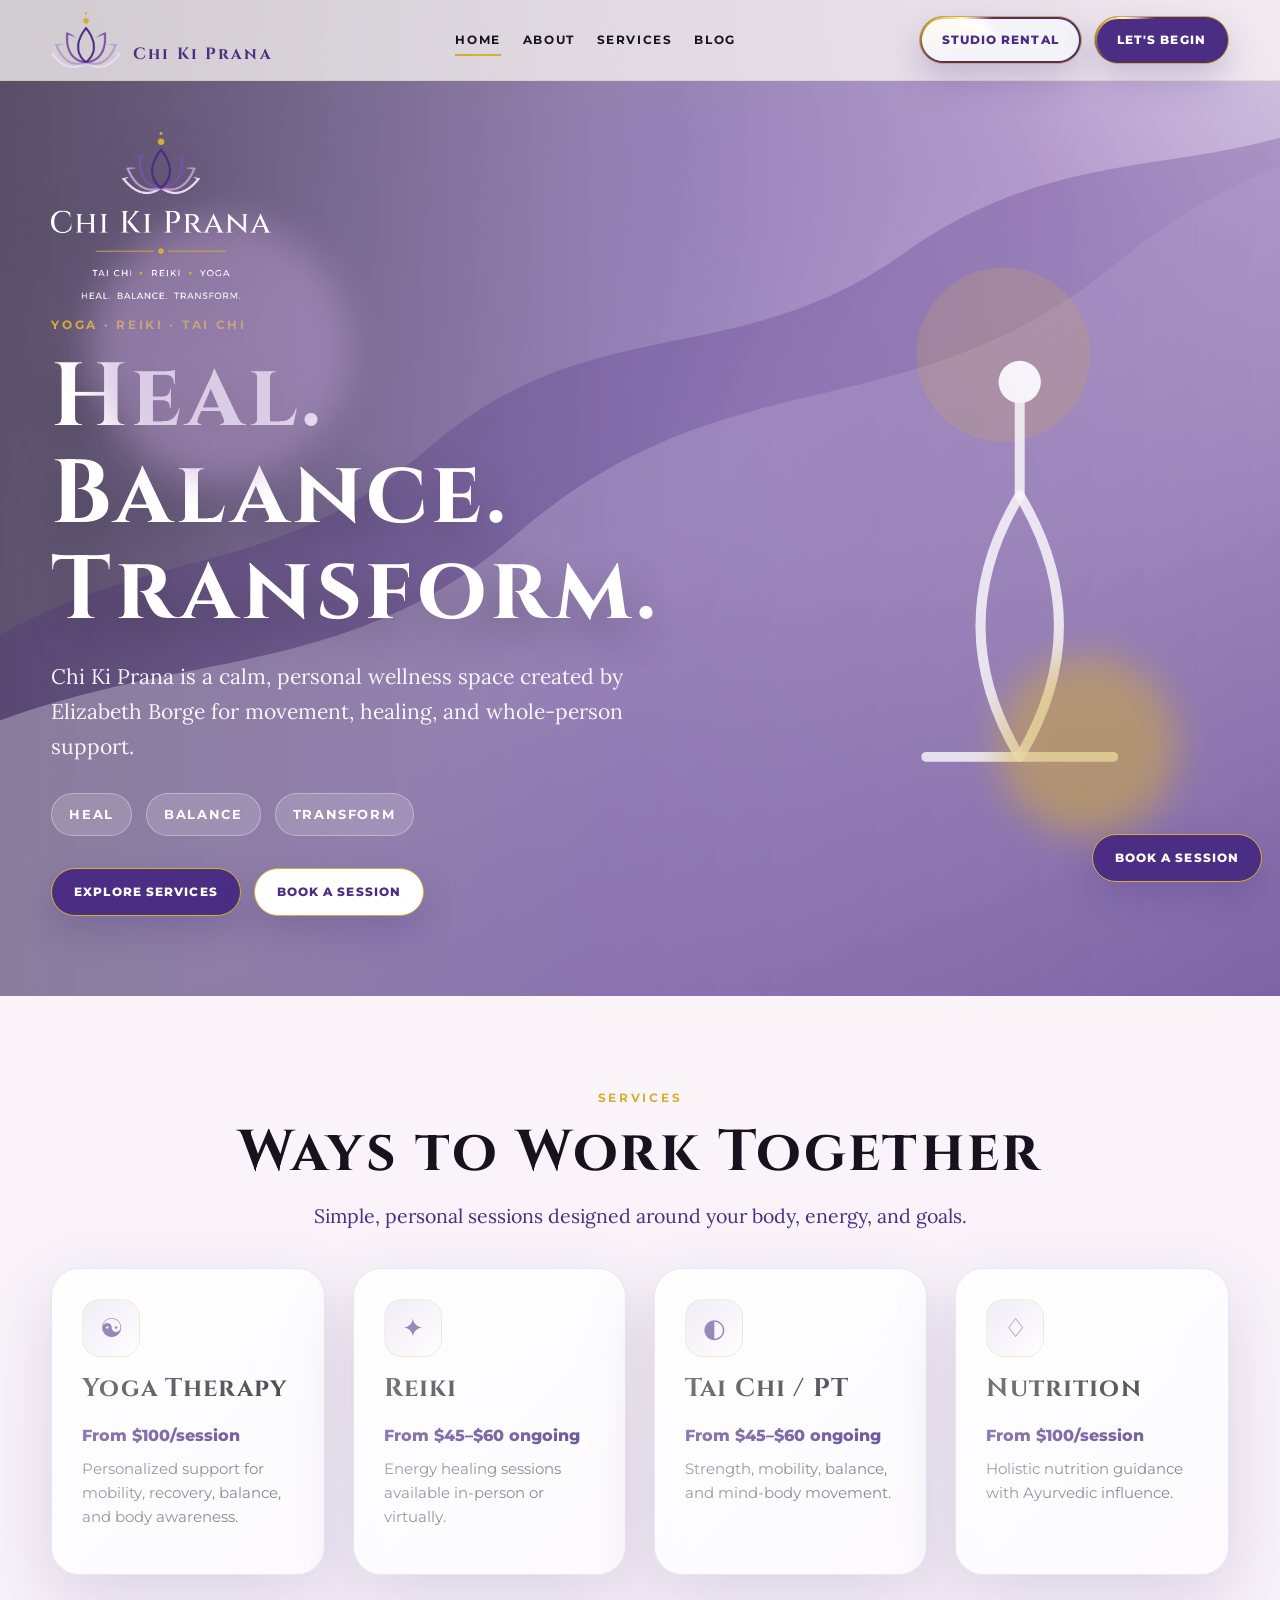
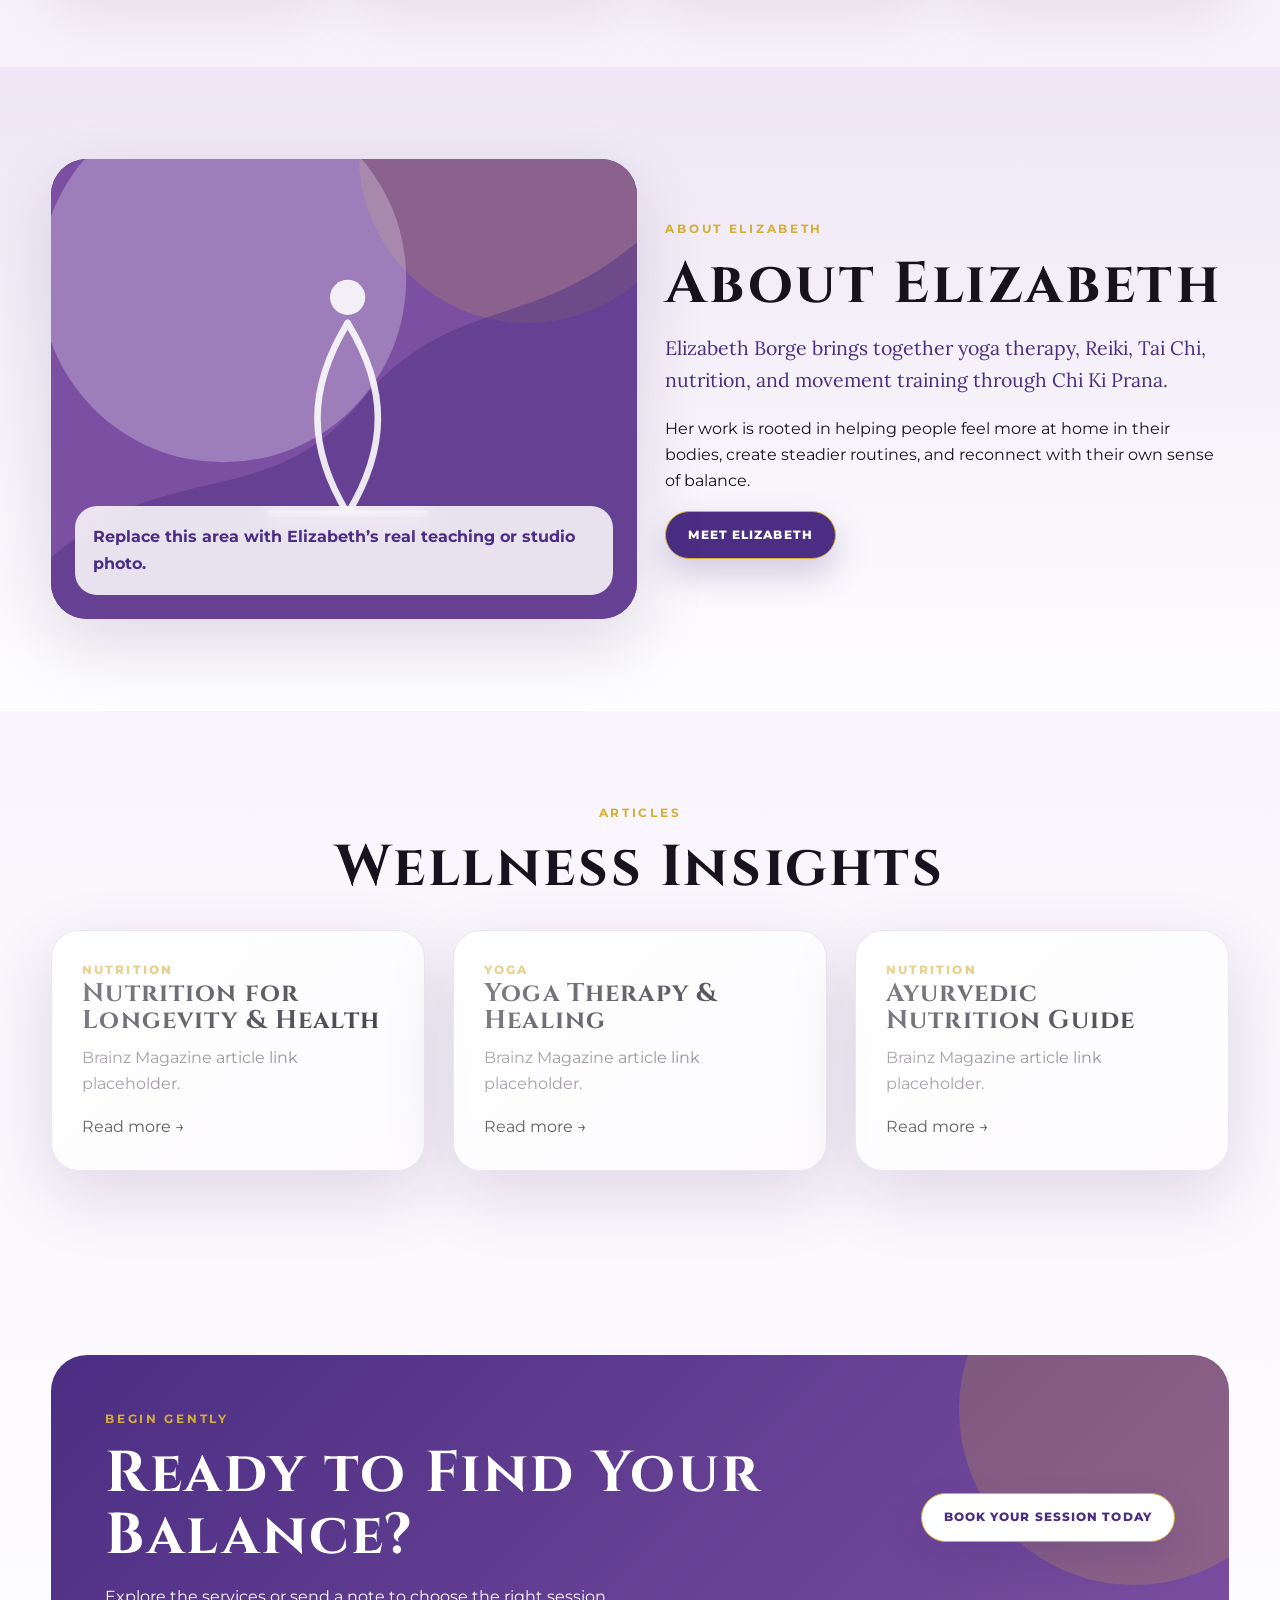
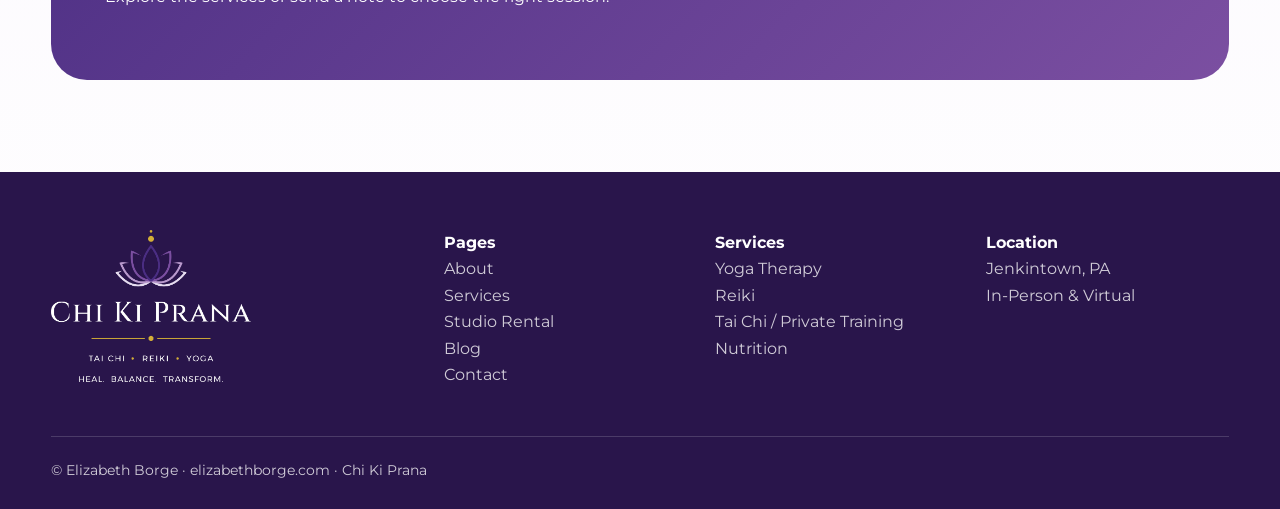
<file: index.html>
<!doctype html>
<html lang="en">
  <head>
    <meta charset="utf-8" />
    <meta name="viewport" content="width=device-width, initial-scale=1" />
    <title>Chi Ki Prana | Elizabeth Borge</title>
    <meta
      name="description"
      content="Chi Ki Prana by Elizabeth Borge — yoga therapy, Reiki, Tai Chi, private training, and nutrition consultation in Jenkintown, PA and virtually."
    />
    <link rel="preconnect" href="https://fonts.googleapis.com" />
    <link rel="preconnect" href="https://fonts.gstatic.com" crossorigin />
    <link
      href="https://fonts.googleapis.com/css2?family=Cinzel:wght@400;500;600;700&family=Montserrat:wght@300;400;500;600;700&family=Lora:wght@400;500&display=swap"
      rel="stylesheet"
    />
    <link rel="stylesheet" href="css/style.css" />
    <script src="js/main.js" defer></script>
  </head>
  <body>
    <script>
      if (sessionStorage.getItem("ckp-seen"))
        document.documentElement.classList.add("skip-preloader");
    </script>
    <div class="preloader">
      <img src="assets/images/logo.png" alt="Chi Ki Prana lotus" />
    </div>
    <nav class="nav" id="nav">
      <div class="nav-inner">
        <a class="brand" href="index.html"
          ><img src="assets/images/IconLogo.png" alt="Chi Ki Prana lotus" /><strong
            >Chi Ki Prana</strong
          ></a
        ><button class="hamb" aria-label="Open menu">☰</button>
        <div class="nav-panel">
          <div class="links">
            <a href="index.html" class="active">Home</a
            ><a href="about.html">About</a
            ><a href="services.html">Services</a
            ><a href="blog.html">Blog</a>
          </div>
          <div class="nav-actions">
            <a class="btn nav-btn nav-btn--soft" href="studio-rental.html"
              >Studio Rental</a
            ><a class="btn nav-btn" href="contact.html">Let's Begin</a>
          </div>
        </div>
      </div>
    </nav>
    <a class="btn sticky-cta" href="contact.html">Book a Session</a>
    <main>
      <div class="hero">
        <div class="orb one"></div>
        <div class="orb two"></div>
        <div class="container">
          <div class="hero-card reveal">
            <img
              class="hero-lotus"
              src="assets/images/logo.png"
              alt="Chi Ki Prana lotus"
            />
            <div class="eyebrow">Yoga · Reiki · Tai Chi</div>
            <h1>Heal. Balance. Transform.</h1>
            <p class="hero-sub">
              Chi Ki Prana is a calm, personal wellness space created by
              Elizabeth Borge for movement, healing, and whole-person support.
            </p>
            <div class="hero-words">
              <span>Heal</span><span>Balance</span><span>Transform</span>
            </div>
            <div class="hero-actions">
              <a class="btn" href="services.html">Explore Services</a
              ><a class="btn light" href="contact.html">Book a Session</a>
            </div>
          </div>
        </div>
      </div>
      <section class="section">
        <div class="container">
          <div class="center reveal">
            <div class="eyebrow">Services</div>
            <h2>Ways to Work Together</h2>
            <p class="intro-line">
              Simple, personal sessions designed around your body, energy, and
              goals.
            </p>
          </div>
          <div class="grid four" style="margin-top: 36px">
            <div class="card service-card reveal">
              <div class="icon">☯</div>
              <h3>Yoga Therapy</h3>
              <p class="price">From $100/session</p>
              <p class="fine">
                Personalized support for mobility, recovery, balance, and body
                awareness.
              </p>
            </div>
            <div class="card service-card reveal">
              <div class="icon">✦</div>
              <h3>Reiki</h3>
              <p class="price">From $45–$60 ongoing</p>
              <p class="fine">
                Energy healing sessions available in-person or virtually.
              </p>
            </div>
            <div class="card service-card reveal">
              <div class="icon">◐</div>
              <h3>Tai Chi / PT</h3>
              <p class="price">From $45–$60 ongoing</p>
              <p class="fine">
                Strength, mobility, balance, and mind-body movement.
              </p>
            </div>
            <div class="card service-card reveal">
              <div class="icon">♢</div>
              <h3>Nutrition</h3>
              <p class="price">From $100/session</p>
              <p class="fine">
                Holistic nutrition guidance with Ayurvedic influence.
              </p>
            </div>
          </div>
        </div>
      </section>
      <section class="section soft">
        <div class="container grid two">
          <div class="photo-frame reveal">
            <div class="caption">
              Replace this area with Elizabeth’s real teaching or studio photo.
            </div>
          </div>
          <div class="reveal">
            <div class="eyebrow">About Elizabeth</div>
            <h2>About Elizabeth</h2>
            <p class="intro-line">
              Elizabeth Borge brings together yoga therapy, Reiki, Tai Chi,
              nutrition, and movement training through Chi Ki Prana.
            </p>
            <p>
              Her work is rooted in helping people feel more at home in their
              bodies, create steadier routines, and reconnect with their own
              sense of balance.
            </p>
            <a class="btn" href="about.html">Meet Elizabeth</a>
          </div>
        </div>
      </section>
      <section class="section">
        <div class="container">
          <div class="center reveal">
            <div class="eyebrow">Articles</div>
            <h2>Wellness Insights</h2>
          </div>
          <div class="grid three" style="margin-top: 30px">
            <article class="card article reveal">
              <div>
                <div class="cat">Nutrition</div>
                <h3>Nutrition for Longevity & Health</h3>
                <p class="muted">Brainz Magazine article link placeholder.</p>
              </div>
              <a href="blog.html">Read more →</a>
            </article>
            <article class="card article reveal">
              <div>
                <div class="cat">Yoga</div>
                <h3>Yoga Therapy & Healing</h3>
                <p class="muted">Brainz Magazine article link placeholder.</p>
              </div>
              <a href="blog.html">Read more →</a>
            </article>
            <article class="card article reveal">
              <div>
                <div class="cat">Nutrition</div>
                <h3>Ayurvedic Nutrition Guide</h3>
                <p class="muted">Brainz Magazine article link placeholder.</p>
              </div>
              <a href="blog.html">Read more →</a>
            </article>
          </div>
        </div>
      </section>
      <section class="section">
        <div class="container">
          <div class="cta-banner reveal">
            <div>
              <div class="eyebrow">Begin gently</div>
              <h2>Ready to Find Your Balance?</h2>
              <p>
                Explore the services or send a note to choose the right session.
              </p>
            </div>
            <a class="btn light" href="contact.html">Book Your Session Today</a>
          </div>
        </div>
      </section>
    </main>
    <footer>
      <div class="container foot">
        <div>
          <img src="assets/images/logo.png" alt="Chi Ki Prana lotus" />
        </div>
        <div>
          <b>Pages</b>
          <p>
            <a href="about.html">About</a><br /            ><a href="services.html"
              >Services</a
            ><br /><a href="studio-rental.html">Studio Rental</a><br /><a
              href="blog.html"
              >Blog</a
            ><br /><a href="contact.html"
              >Contact</a
            >
          </p>
        </div>
        <div>
          <b>Services</b>
          <p>
            Yoga Therapy<br />Reiki<br />Tai Chi / Private Training<br />Nutrition
          </p>
        </div>
        <div>
          <b>Location</b>
          <p>Jenkintown, PA<br />In-Person & Virtual</p>
        </div>
      </div>
      <div class="container bottom">
        © Elizabeth Borge · elizabethborge.com · Chi Ki Prana
      </div>
    </footer>
  </body>
</html>
</file>
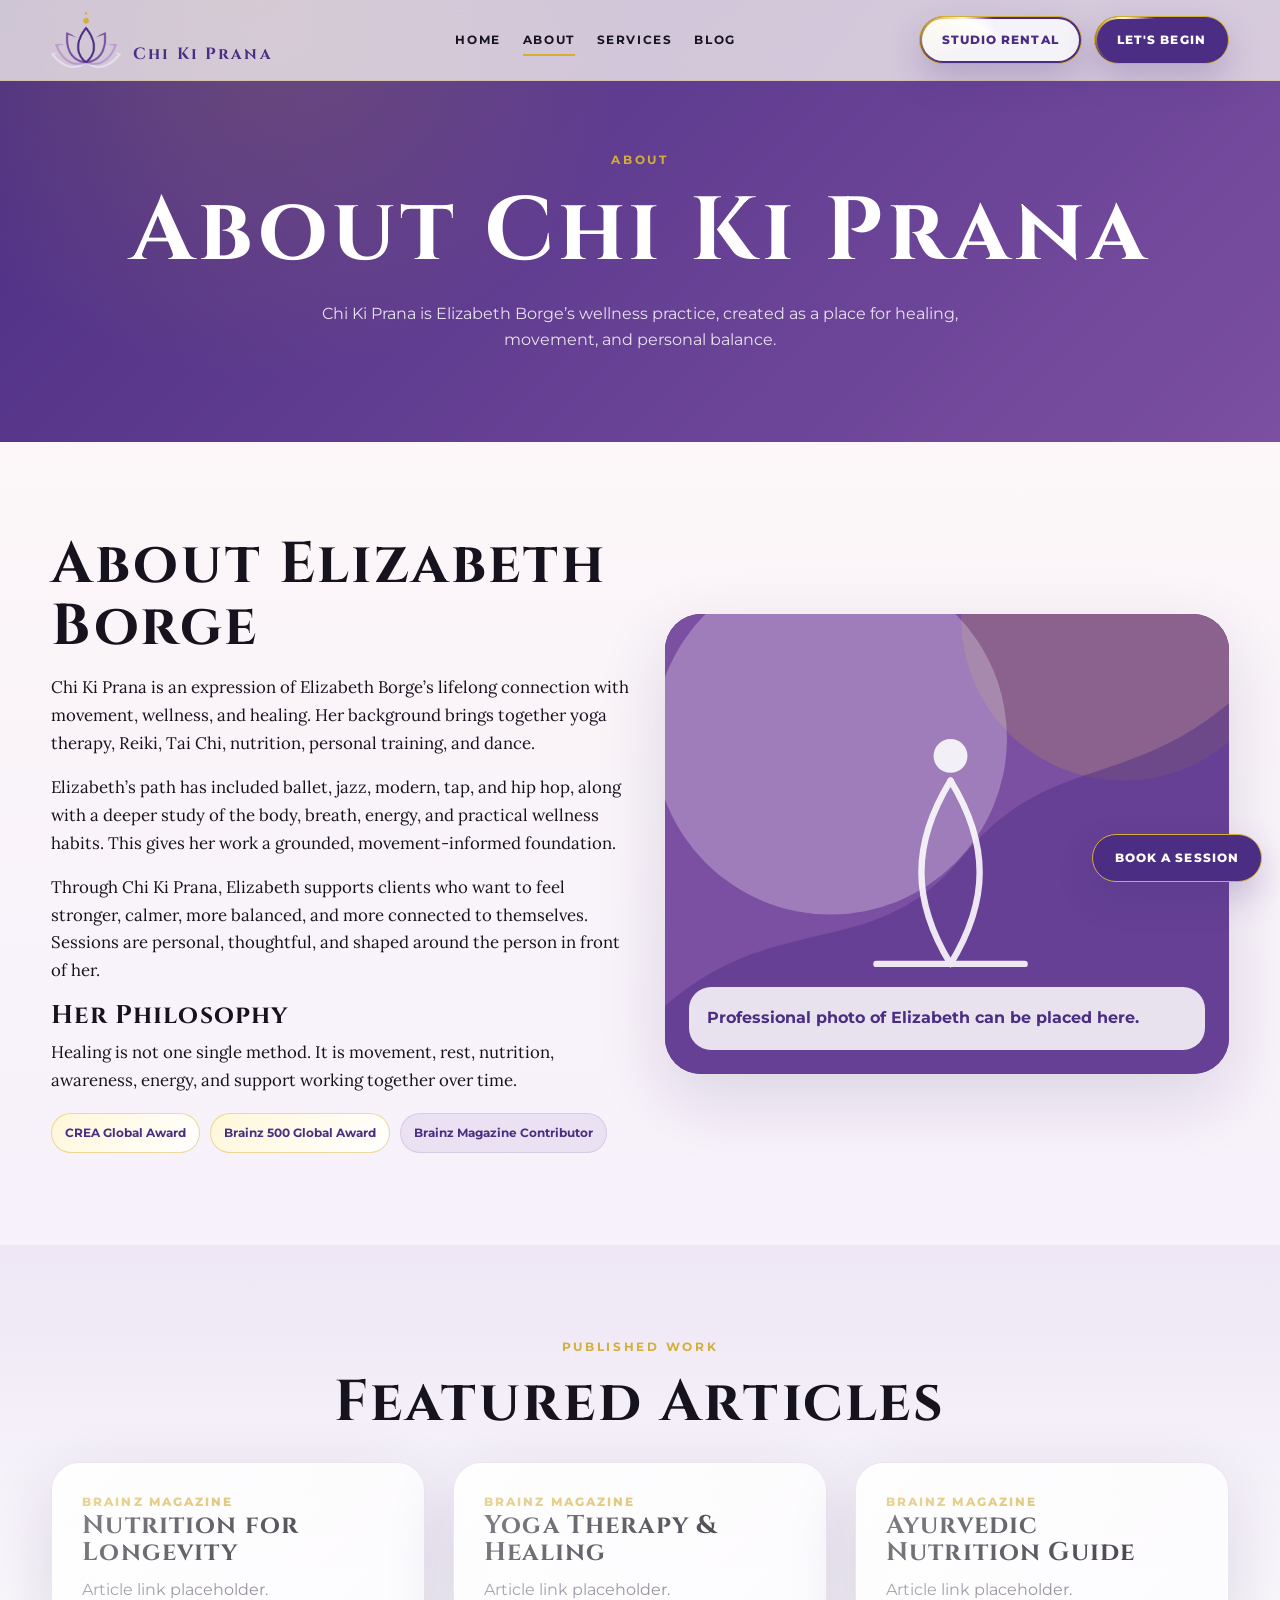
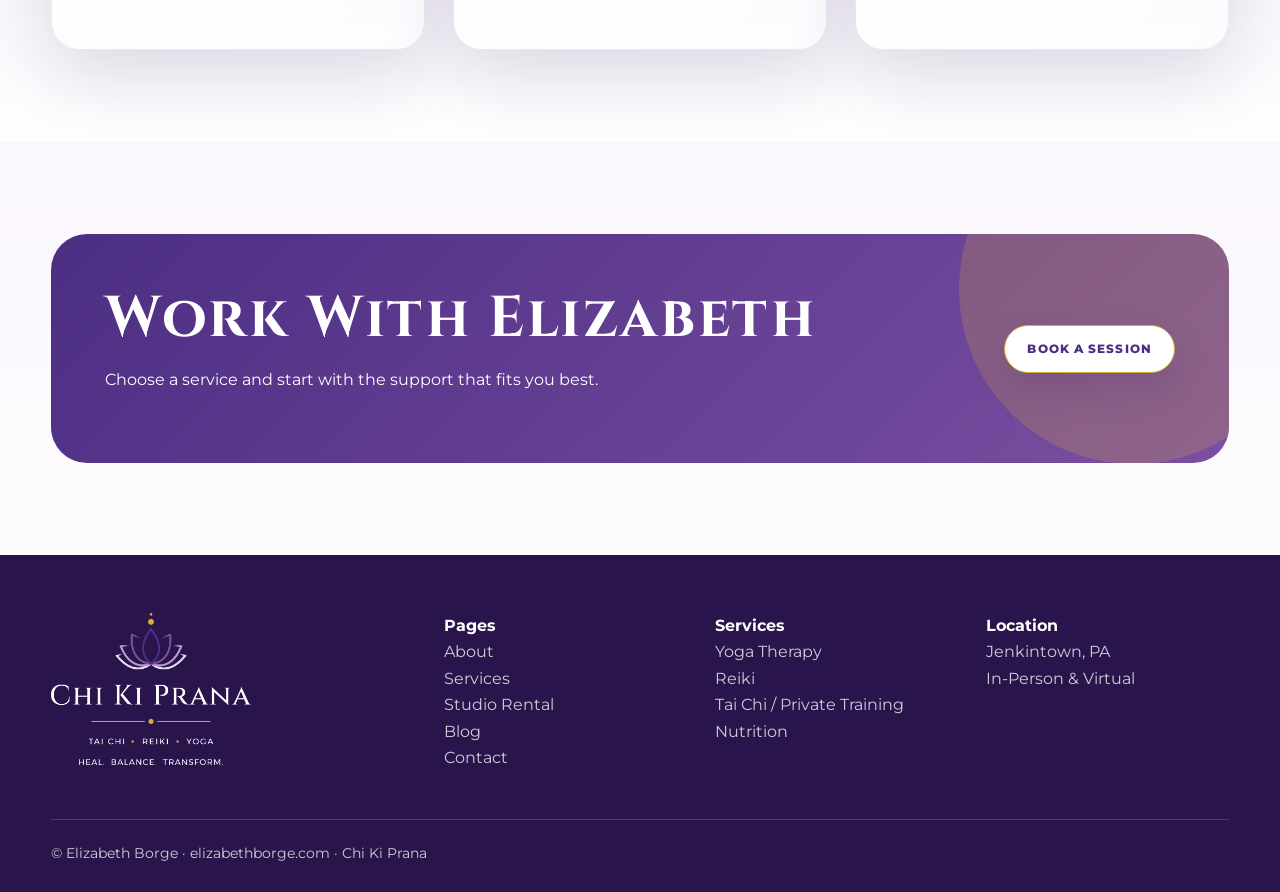
<file: about.html>
<!doctype html>
<html lang="en">
  <head>
    <meta charset="utf-8" />
    <meta name="viewport" content="width=device-width, initial-scale=1" />
    <title>About | Chi Ki Prana</title>
    <meta
      name="description"
      content="Learn about Elizabeth Borge and Chi Ki Prana — yoga therapy, Reiki, movement, and whole-person wellness in Jenkintown, PA."
    />
    <link rel="preconnect" href="https://fonts.googleapis.com" />
    <link rel="preconnect" href="https://fonts.gstatic.com" crossorigin />
    <link
      href="https://fonts.googleapis.com/css2?family=Cinzel:wght@400;500;600;700&family=Montserrat:wght@300;400;500;600;700&family=Lora:wght@400;500&display=swap"
      rel="stylesheet"
    />
    <link rel="stylesheet" href="css/style.css" />
    <script src="js/main.js" defer></script>
  </head>
  <body>
    <script>
      if (sessionStorage.getItem("ckp-seen"))
        document.documentElement.classList.add("skip-preloader");
    </script>
    <div class="preloader">
      <img src="assets/images/logo.png" alt="Chi Ki Prana lotus" />
    </div>
    <nav class="nav" id="nav">
      <div class="nav-inner">
        <a class="brand" href="index.html"
          ><img src="assets/images/IconLogo.png" alt="Chi Ki Prana lotus" /><strong
            >Chi Ki Prana</strong
          ></a
        ><button class="hamb" aria-label="Open menu">☰</button>
        <div class="nav-panel">
          <div class="links">
            <a href="index.html">Home</a
            ><a href="about.html" class="active">About</a
            ><a href="services.html">Services</a
            ><a href="blog.html">Blog</a>
          </div>
          <div class="nav-actions">
            <a class="btn nav-btn nav-btn--soft" href="studio-rental.html"
              >Studio Rental</a
            ><a class="btn nav-btn" href="contact.html">Let's Begin</a>
          </div>
        </div>
      </div>
    </nav>
    <a class="btn sticky-cta" href="contact.html">Book a Session</a>
    <main>
      <div class="page-head">
        <div class="container reveal">
          <div class="eyebrow">About</div>
          <h1>About Chi Ki Prana</h1>
          <p>
            Chi Ki Prana is Elizabeth Borge’s wellness practice, created as a
            place for healing, movement, and personal balance.
          </p>
        </div>
      </div>
      <section class="section">
        <div class="container grid two">
          <div class="reveal about-copy">
            <h2>About Elizabeth Borge</h2>
            <p>
              Chi Ki Prana is an expression of Elizabeth Borge’s lifelong
              connection with movement, wellness, and healing. Her background
              brings together yoga therapy, Reiki, Tai Chi, nutrition, personal
              training, and dance.
            </p>
            <p>
              Elizabeth’s path has included ballet, jazz, modern, tap, and hip
              hop, along with a deeper study of the body, breath, energy, and
              practical wellness habits. This gives her work a grounded,
              movement-informed foundation.
            </p>
            <p>
              Through Chi Ki Prana, Elizabeth supports clients who want to feel
              stronger, calmer, more balanced, and more connected to themselves.
              Sessions are personal, thoughtful, and shaped around the person in
              front of her.
            </p>
            <h3>Her Philosophy</h3>
            <p>
              Healing is not one single method. It is movement, rest, nutrition,
              awareness, energy, and support working together over time.
            </p>
            <div class="badge-row">
              <span class="badge award">CREA Global Award</span
              ><span class="badge award">Brainz 500 Global Award</span
              ><span class="badge">Brainz Magazine Contributor</span>
            </div>
          </div>
          <div class="photo-frame reveal">
            <div class="caption">
              Professional photo of Elizabeth can be placed here.
            </div>
          </div>
        </div>
      </section>
      <section class="section soft">
        <div class="container">
          <div class="center reveal">
            <div class="eyebrow">Published Work</div>
            <h2>Featured Articles</h2>
          </div>
          <div class="grid three" style="margin-top: 28px">
            <div class="card article reveal">
              <div>
                <div class="cat">Brainz Magazine</div>
                <h3>Nutrition for Longevity</h3>
                <p class="muted">Article link placeholder.</p>
              </div>
            </div>
            <div class="card article reveal">
              <div>
                <div class="cat">Brainz Magazine</div>
                <h3>Yoga Therapy & Healing</h3>
                <p class="muted">Article link placeholder.</p>
              </div>
            </div>
            <div class="card article reveal">
              <div>
                <div class="cat">Brainz Magazine</div>
                <h3>Ayurvedic Nutrition Guide</h3>
                <p class="muted">Article link placeholder.</p>
              </div>
            </div>
          </div>
        </div>
      </section>
      <section class="section">
        <div class="container">
          <div class="cta-banner reveal">
            <div>
              <h2>Work With Elizabeth</h2>
              <p>
                Choose a service and start with the support that fits you best.
              </p>
            </div>
            <a class="btn light" href="contact.html">Book a Session</a>
          </div>
        </div>
      </section>
    </main>
    <footer>
      <div class="container foot">
        <div>
          <img src="assets/images/logo.png" alt="Chi Ki Prana lotus" />
        </div>
        <div>
          <b>Pages</b>
          <p>
            <a href="about.html">About</a><br /            ><a href="services.html"
              >Services</a
            ><br /><a href="studio-rental.html">Studio Rental</a><br /><a
              href="blog.html"
              >Blog</a
            ><br /><a href="contact.html"
              >Contact</a
            >
          </p>
        </div>
        <div>
          <b>Services</b>
          <p>
            Yoga Therapy<br />Reiki<br />Tai Chi / Private Training<br />Nutrition
          </p>
        </div>
        <div>
          <b>Location</b>
          <p>Jenkintown, PA<br />In-Person & Virtual</p>
        </div>
      </div>
      <div class="container bottom">
        © Elizabeth Borge · elizabethborge.com · Chi Ki Prana
      </div>
    </footer>
  </body>
</html>
</file>
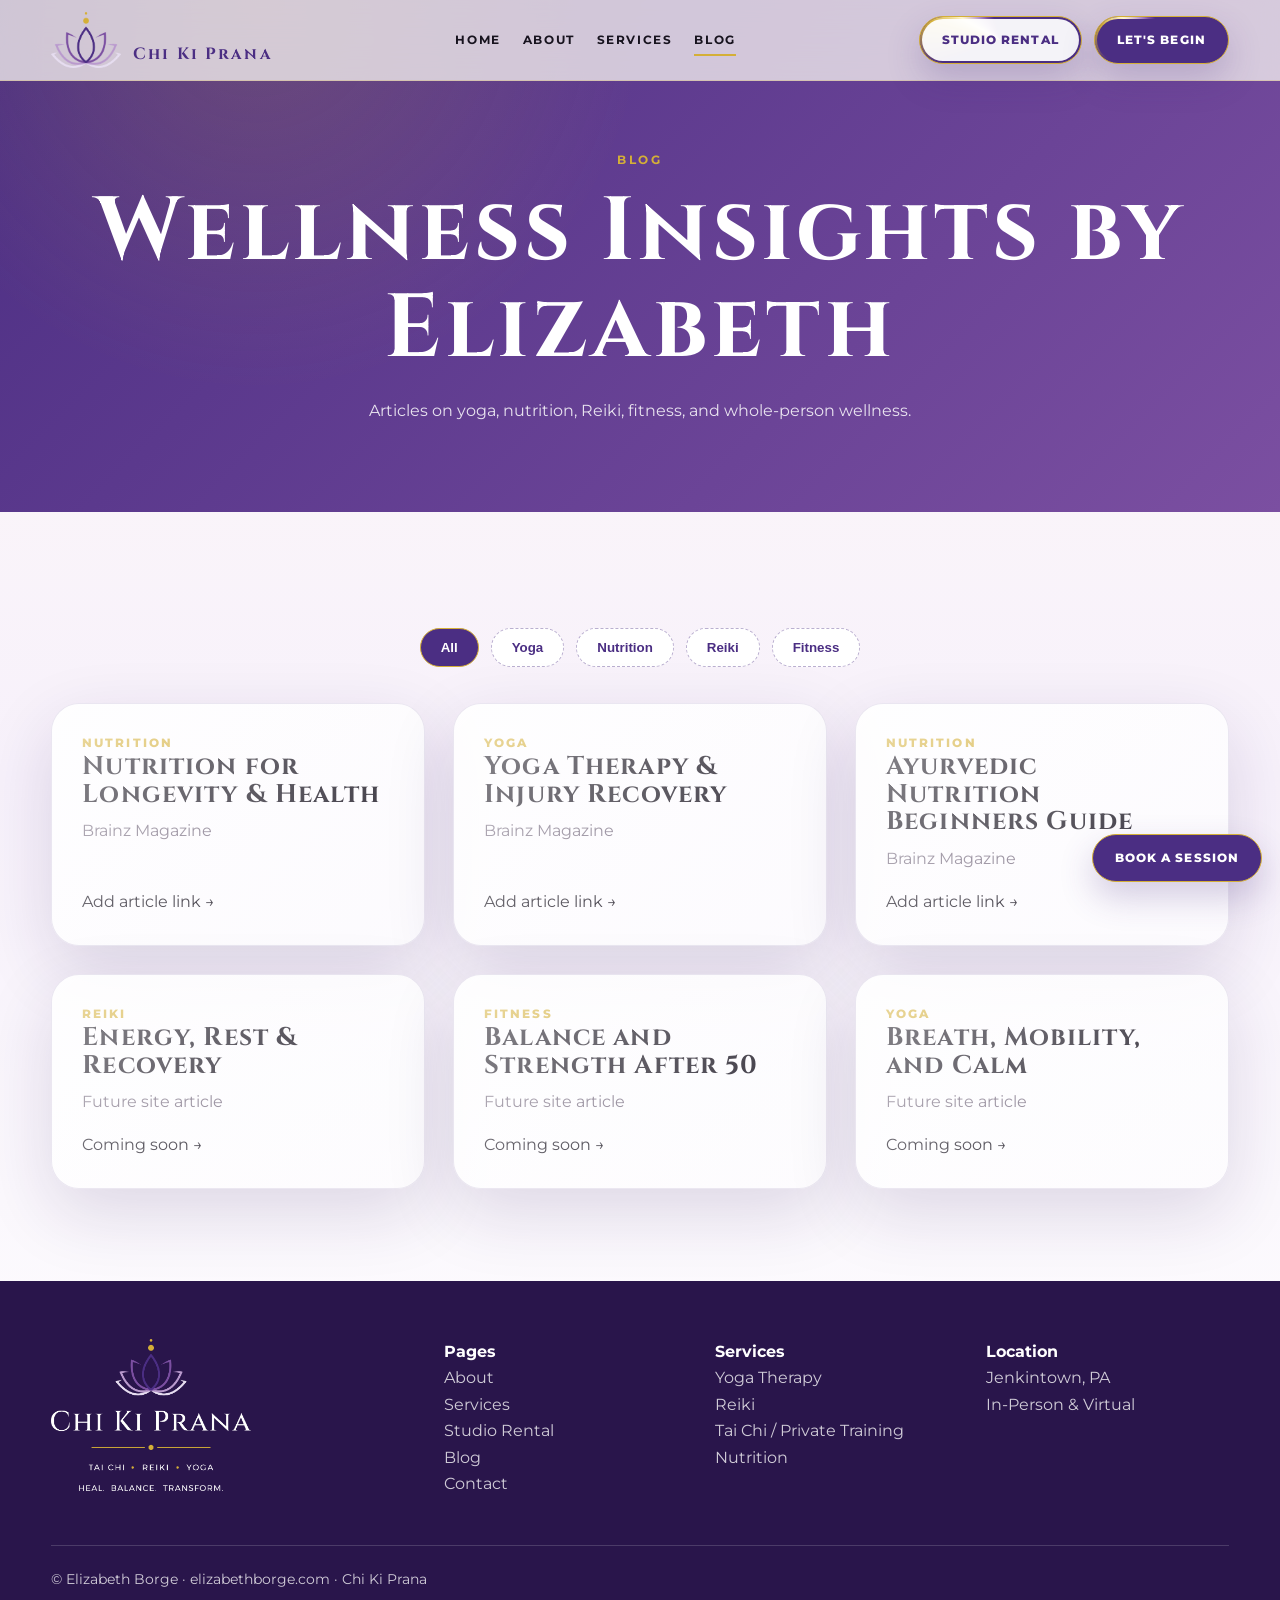
<file: blog.html>
<!doctype html>
<html lang="en">
  <head>
    <meta charset="utf-8" />
    <meta name="viewport" content="width=device-width, initial-scale=1" />
    <title>Blog | Chi Ki Prana</title>
    <meta
      name="description"
      content="Wellness articles by Elizabeth Borge on yoga, nutrition, Reiki, fitness, and whole-person health."
    />
    <link rel="preconnect" href="https://fonts.googleapis.com" />
    <link rel="preconnect" href="https://fonts.gstatic.com" crossorigin />
    <link
      href="https://fonts.googleapis.com/css2?family=Cinzel:wght@400;500;600;700&family=Montserrat:wght@300;400;500;600;700&family=Lora:wght@400;500&display=swap"
      rel="stylesheet"
    />
    <link rel="stylesheet" href="css/style.css" />
    <script src="js/main.js" defer></script>
  </head>
  <body>
    <script>
      if (sessionStorage.getItem("ckp-seen"))
        document.documentElement.classList.add("skip-preloader");
    </script>
    <div class="preloader">
      <img src="assets/images/logo.png" alt="Chi Ki Prana lotus" />
    </div>
    <nav class="nav" id="nav">
      <div class="nav-inner">
        <a class="brand" href="index.html"
          ><img src="assets/images/IconLogo.png" alt="Chi Ki Prana lotus" /><strong
            >Chi Ki Prana</strong
          ></a
        ><button class="hamb" aria-label="Open menu">☰</button>
        <div class="nav-panel">
          <div class="links">
            <a href="index.html">Home</a
            ><a href="about.html">About</a
            ><a href="services.html">Services</a
            ><a href="blog.html" class="active">Blog</a>
          </div>
          <div class="nav-actions">
            <a class="btn nav-btn nav-btn--soft" href="studio-rental.html"
              >Studio Rental</a
            ><a class="btn nav-btn" href="contact.html">Let's Begin</a>
          </div>
        </div>
      </div>
    </nav>
    <a class="btn sticky-cta" href="contact.html">Book a Session</a>
    <main>
      <div class="page-head">
        <div class="container reveal">
          <div class="eyebrow">Blog</div>
          <h1>Wellness Insights by Elizabeth</h1>
          <p>
            Articles on yoga, nutrition, Reiki, fitness, and whole-person
            wellness.
          </p>
        </div>
      </div>
      <section class="section">
        <div class="container">
          <div class="filter-bar reveal">
            <button class="filter-btn active" data-filter="all">All</button
            ><button class="filter-btn" data-filter="yoga">Yoga</button
            ><button class="filter-btn" data-filter="nutrition">
              Nutrition</button
            ><button class="filter-btn" data-filter="reiki">Reiki</button
            ><button class="filter-btn" data-filter="fitness">Fitness</button>
          </div>
          <div class="grid three">
            <article class="card article reveal" data-cat="nutrition">
              <div>
                <div class="cat">Nutrition</div>
                <h3>Nutrition for Longevity & Health</h3>
                <p class="muted">Brainz Magazine</p>
              </div>
              <a href="#">Add article link →</a>
            </article>
            <article class="card article reveal" data-cat="yoga">
              <div>
                <div class="cat">Yoga</div>
                <h3>Yoga Therapy & Injury Recovery</h3>
                <p class="muted">Brainz Magazine</p>
              </div>
              <a href="#">Add article link →</a>
            </article>
            <article class="card article reveal" data-cat="nutrition">
              <div>
                <div class="cat">Nutrition</div>
                <h3>Ayurvedic Nutrition Beginners Guide</h3>
                <p class="muted">Brainz Magazine</p>
              </div>
              <a href="#">Add article link →</a>
            </article>
            <article class="card article reveal" data-cat="reiki">
              <div>
                <div class="cat">Reiki</div>
                <h3>Energy, Rest & Recovery</h3>
                <p class="muted">Future site article</p>
              </div>
              <a href="#">Coming soon →</a>
            </article>
            <article class="card article reveal" data-cat="fitness">
              <div>
                <div class="cat">Fitness</div>
                <h3>Balance and Strength After 50</h3>
                <p class="muted">Future site article</p>
              </div>
              <a href="#">Coming soon →</a>
            </article>
            <article class="card article reveal" data-cat="yoga">
              <div>
                <div class="cat">Yoga</div>
                <h3>Breath, Mobility, and Calm</h3>
                <p class="muted">Future site article</p>
              </div>
              <a href="#">Coming soon →</a>
            </article>
          </div>
        </div>
      </section>
    </main>
    <footer>
      <div class="container foot">
        <div>
          <img src="assets/images/logo.png" alt="Chi Ki Prana lotus" />
        </div>
        <div>
          <b>Pages</b>
          <p>
            <a href="about.html">About</a><br /            ><a href="services.html"
              >Services</a
            ><br /><a href="studio-rental.html">Studio Rental</a><br /><a
              href="blog.html"
              >Blog</a
            ><br /><a href="contact.html"
              >Contact</a
            >
          </p>
        </div>
        <div>
          <b>Services</b>
          <p>
            Yoga Therapy<br />Reiki<br />Tai Chi / Private Training<br />Nutrition
          </p>
        </div>
        <div>
          <b>Location</b>
          <p>Jenkintown, PA<br />In-Person & Virtual</p>
        </div>
      </div>
      <div class="container bottom">
        © Elizabeth Borge · elizabethborge.com · Chi Ki Prana
      </div>
    </footer>
  </body>
</html>
</file>
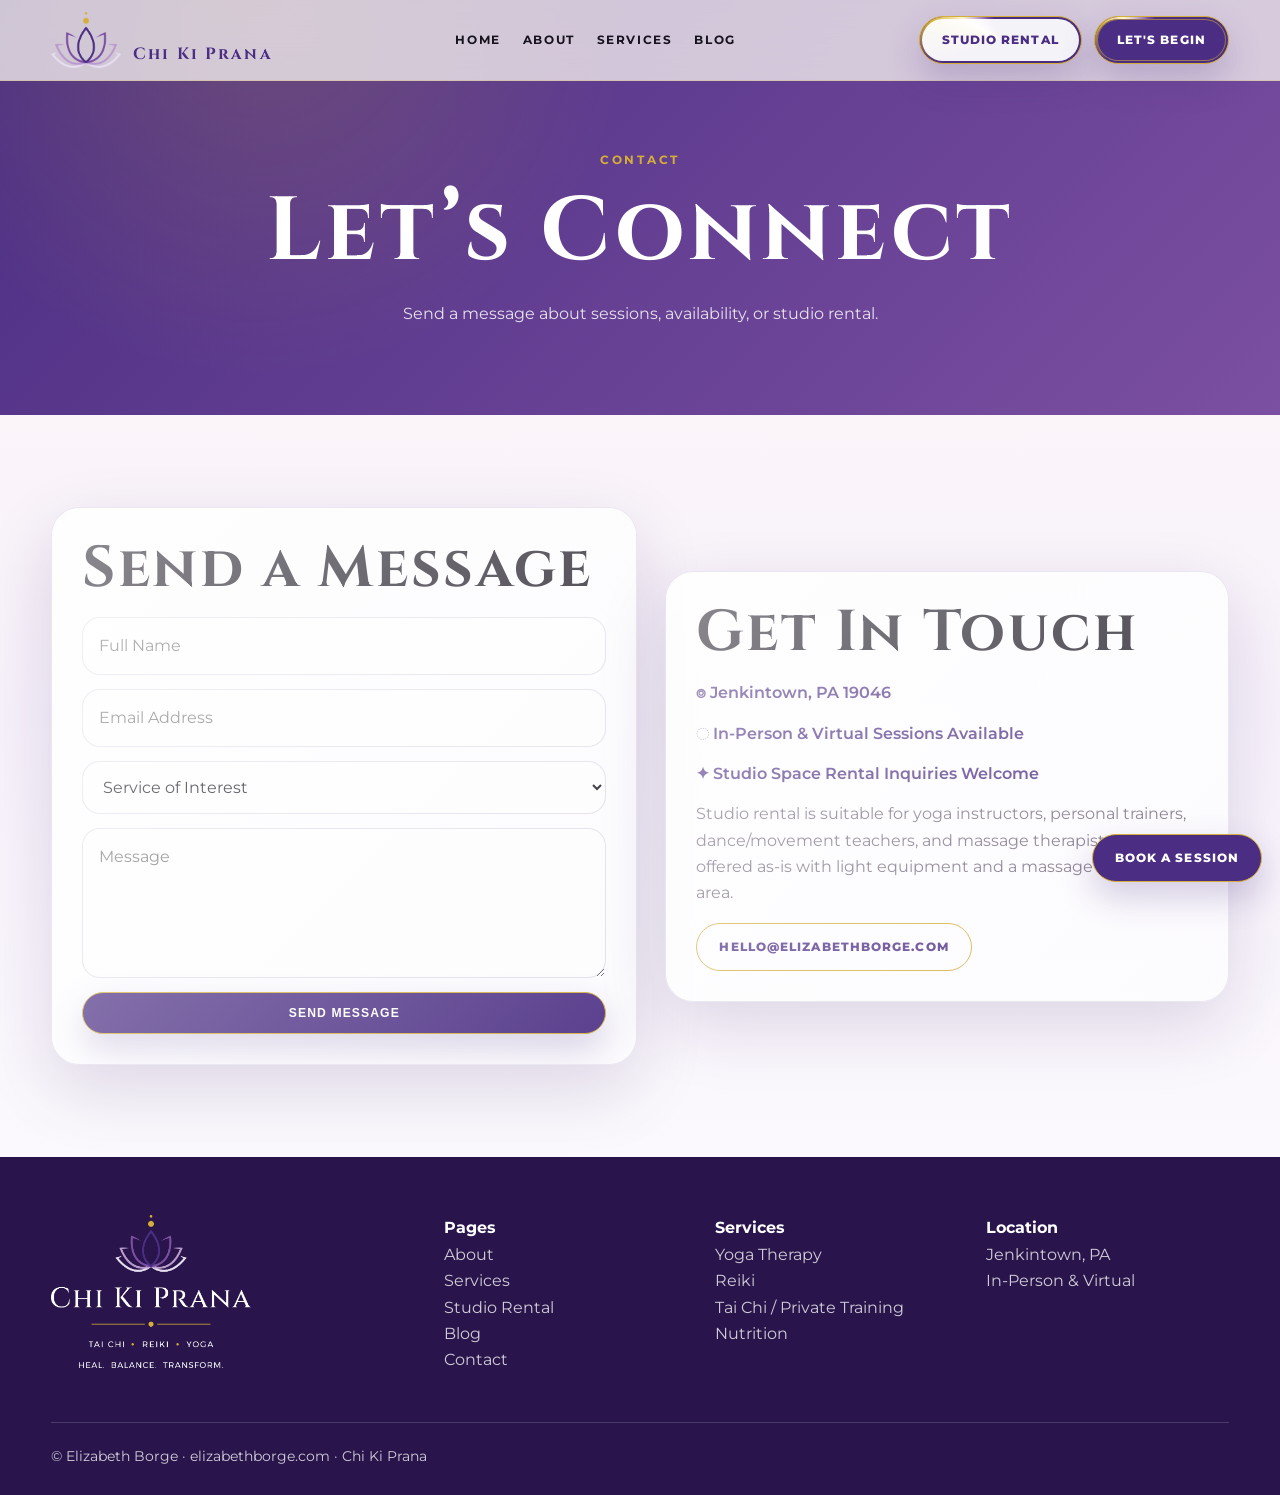
<file: contact.html>
<!doctype html>
<html lang="en">
  <head>
    <meta charset="utf-8" />
    <meta name="viewport" content="width=device-width, initial-scale=1" />
    <title>Contact | Chi Ki Prana</title>
    <meta
      name="description"
      content="Contact Elizabeth Borge for sessions, availability, or studio rental in Jenkintown, PA."
    />
    <link rel="preconnect" href="https://fonts.googleapis.com" />
    <link rel="preconnect" href="https://fonts.gstatic.com" crossorigin />
    <link
      href="https://fonts.googleapis.com/css2?family=Cinzel:wght@400;500;600;700&family=Montserrat:wght@300;400;500;600;700&family=Lora:wght@400;500&display=swap"
      rel="stylesheet"
    />
    <link rel="stylesheet" href="css/style.css" />
    <script src="js/main.js" defer></script>
  </head>
  <body>
    <script>
      if (sessionStorage.getItem("ckp-seen"))
        document.documentElement.classList.add("skip-preloader");
    </script>
    <div class="preloader">
      <img src="assets/images/logo.png" alt="Chi Ki Prana lotus" />
    </div>
    <nav class="nav" id="nav">
      <div class="nav-inner">
        <a class="brand" href="index.html"
          ><img src="assets/images/IconLogo.png" alt="Chi Ki Prana lotus" /><strong
            >Chi Ki Prana</strong
          ></a
        ><button class="hamb" aria-label="Open menu">☰</button>
        <div class="nav-panel">
          <div class="links">
            <a href="index.html">Home</a
            ><a href="about.html">About</a
            ><a href="services.html">Services</a
            ><a href="blog.html">Blog</a>
          </div>
          <div class="nav-actions">
            <a class="btn nav-btn nav-btn--soft" href="studio-rental.html"
              >Studio Rental</a
            ><a class="btn nav-btn active" href="contact.html">Let's Begin</a>
          </div>
        </div>
      </div>
    </nav>
    <a class="btn sticky-cta" href="contact.html">Book a Session</a>
    <main>
      <div class="page-head">
        <div class="container reveal">
          <div class="eyebrow">Contact</div>
          <h1>Let’s Connect</h1>
          <p>
            Send a message about sessions, availability, or studio rental.
          </p>
        </div>
      </div>
      <section class="section">
        <div class="container grid two">
          <div class="card reveal">
            <h2>Send a Message</h2>
            <form id="contact-form">
              <input required placeholder="Full Name" /><input
                required
                type="email"
                placeholder="Email Address"
              /><select>
                <option>Service of Interest</option>
                <option>Yoga Therapy</option>
                <option>Reiki</option>
                <option>Tai Chi / Private Training</option>
                <option>Nutrition Consultation</option>
                <option>Studio Space Rental</option></select
              ><textarea placeholder="Message"></textarea
              ><button class="btn" type="submit">Send Message</button>
            </form>
          </div>
          <div class="card contact-info reveal">
            <h2>Get In Touch</h2>
            <div class="line">⌾ Jenkintown, PA 19046</div>
            <div class="line">◌ In-Person & Virtual Sessions Available</div>
            <div class="line">✦ Studio Space Rental Inquiries Welcome</div>
            <p class="muted">
              Studio rental is suitable for yoga instructors, personal
              trainers, dance/movement teachers, and massage therapists. Space
              is offered as-is with light equipment and a massage-friendly area.
            </p>
            <a class="btn ghost" href="mailto:hello@elizabethborge.com"
              >hello@elizabethborge.com</a
            >
          </div>
        </div>
      </section>
    </main>
    <footer>
      <div class="container foot">
        <div>
          <img src="assets/images/logo.png" alt="Chi Ki Prana lotus" />
        </div>
        <div>
          <b>Pages</b>
          <p>
            <a href="about.html">About</a><br /            ><a href="services.html"
              >Services</a
            ><br /><a href="studio-rental.html">Studio Rental</a><br /><a
              href="blog.html"
              >Blog</a
            ><br /><a href="contact.html"
              >Contact</a
            >
          </p>
        </div>
        <div>
          <b>Services</b>
          <p>
            Yoga Therapy<br />Reiki<br />Tai Chi / Private Training<br />Nutrition
          </p>
        </div>
        <div>
          <b>Location</b>
          <p>Jenkintown, PA<br />In-Person & Virtual</p>
        </div>
      </div>
      <div class="container bottom">
        © Elizabeth Borge · elizabethborge.com · Chi Ki Prana
      </div>
    </footer>
  </body>
</html>
</file>
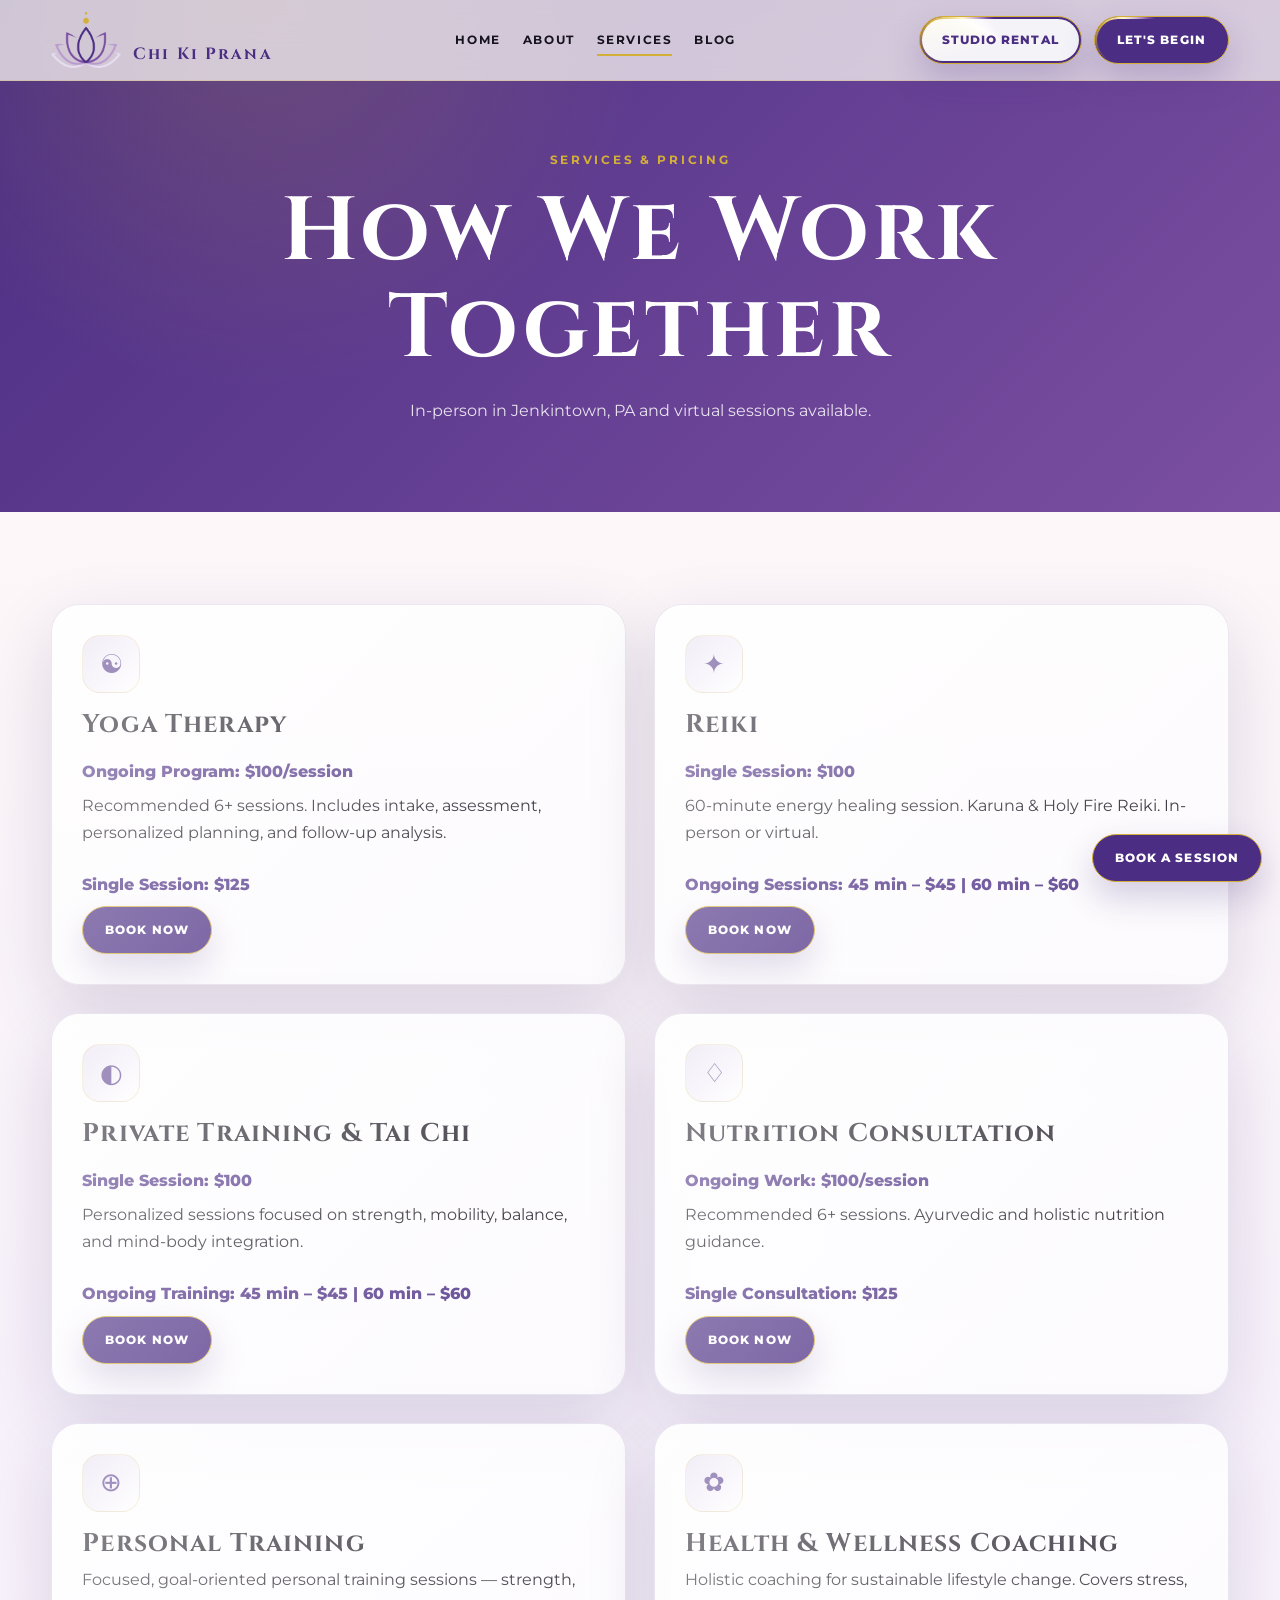
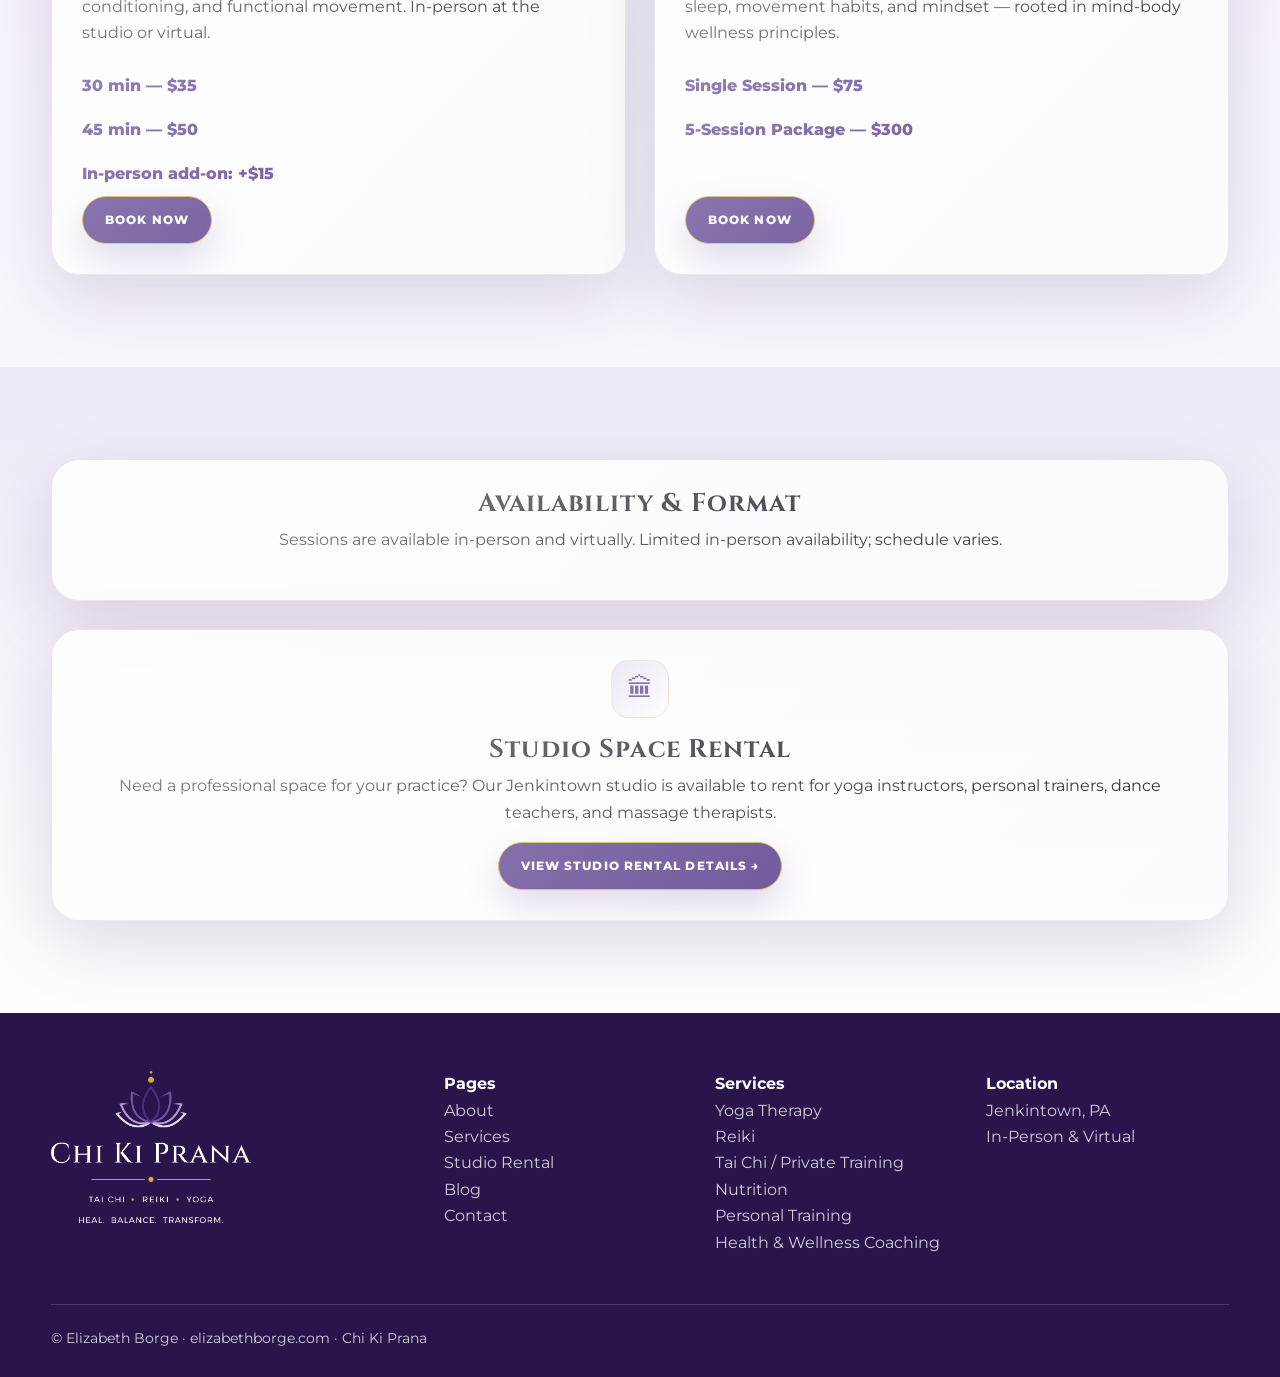
<file: services.html>
<!doctype html>
<html lang="en">
  <head>
    <meta charset="utf-8" />
    <meta name="viewport" content="width=device-width, initial-scale=1" />
    <title>Services | Chi Ki Prana</title>
    <meta
      name="description"
      content="Yoga therapy, Reiki, Tai Chi, private training, and nutrition consultation — pricing and booking with Elizabeth Borge."
    />
    <link rel="preconnect" href="https://fonts.googleapis.com" />
    <link rel="preconnect" href="https://fonts.gstatic.com" crossorigin />
    <link
      href="https://fonts.googleapis.com/css2?family=Cinzel:wght@400;500;600;700&family=Montserrat:wght@300;400;500;600;700&family=Lora:wght@400;500&display=swap"
      rel="stylesheet"
    />
    <link rel="stylesheet" href="css/style.css" />
    <script src="js/main.js" defer></script>
  </head>
  <body>
    <script>
      if (sessionStorage.getItem("ckp-seen"))
        document.documentElement.classList.add("skip-preloader");
    </script>
    <div class="preloader">
      <img src="assets/images/logo.png" alt="Chi Ki Prana lotus" />
    </div>
    <nav class="nav" id="nav">
      <div class="nav-inner">
        <a class="brand" href="index.html"
          ><img src="assets/images/IconLogo.png" alt="Chi Ki Prana lotus" /><strong
            >Chi Ki Prana</strong
          ></a
        ><button class="hamb" aria-label="Open menu">☰</button>
        <div class="nav-panel">
          <div class="links">
            <a href="index.html">Home</a
            ><a href="about.html">About</a
            ><a href="services.html" class="active">Services</a
            ><a href="blog.html">Blog</a>
          </div>
          <div class="nav-actions">
            <a class="btn nav-btn nav-btn--soft" href="studio-rental.html"
              >Studio Rental</a
            ><a class="btn nav-btn" href="contact.html">Let's Begin</a>
          </div>
        </div>
      </div>
    </nav>
    <a class="btn sticky-cta" href="contact.html">Book a Session</a>
    <main>
      <div class="page-head">
        <div class="container reveal">
          <div class="eyebrow">Services & Pricing</div>
          <h1>How We Work Together</h1>
          <p>In-person in Jenkintown, PA and virtual sessions available.</p>
        </div>
      </div>
      <section class="section">
        <div class="container grid two">
          <div class="card service-card reveal">
            <div class="icon">☯</div>
            <h3>Yoga Therapy</h3>
            <p class="price">Ongoing Program: $100/session</p>
            <p>
              Recommended 6+ sessions. Includes intake, assessment, personalized
              planning, and follow-up analysis.
            </p>
            <p class="price">Single Session: $125</p>
            <a class="btn" href="contact.html">Book Now</a>
          </div>
          <div class="card service-card reveal">
            <div class="icon">✦</div>
            <h3>Reiki</h3>
            <p class="price">Single Session: $100</p>
            <p>
              60-minute energy healing session. Karuna & Holy Fire Reiki.
              In-person or virtual.
            </p>
            <p class="price">Ongoing Sessions: 45 min – $45 | 60 min – $60</p>
            <a class="btn" href="contact.html">Book Now</a>
          </div>
          <div class="card service-card reveal">
            <div class="icon">◐</div>
            <h3>Private Training & Tai Chi</h3>
            <p class="price">Single Session: $100</p>
            <p>
              Personalized sessions focused on strength, mobility, balance, and
              mind-body integration.
            </p>
            <p class="price">Ongoing Training: 45 min – $45 | 60 min – $60</p>
            <a class="btn" href="contact.html">Book Now</a>
          </div>
          <div class="card service-card reveal">
            <div class="icon">♢</div>
            <h3>Nutrition Consultation</h3>
            <p class="price">Ongoing Work: $100/session</p>
            <p>
              Recommended 6+ sessions. Ayurvedic and holistic nutrition
              guidance.
            </p>
            <p class="price">Single Consultation: $125</p>
            <a class="btn" href="contact.html">Book Now</a>
          </div>
          <div class="card service-card reveal">
            <div class="icon">⊕</div>
            <h3>Personal Training</h3>
            <p>
              Focused, goal-oriented personal training sessions — strength,
              conditioning, and functional movement. In-person at the studio or
              virtual.
            </p>
            <p class="price">30 min — $35</p>
            <p class="price">45 min — $50</p>
            <p class="price">In-person add-on: +$15</p>
            <a class="btn" href="contact.html">Book Now</a>
          </div>
          <div class="card service-card reveal">
            <div class="icon">✿</div>
            <h3>Health & Wellness Coaching</h3>
            <p>
              Holistic coaching for sustainable lifestyle change. Covers stress,
              sleep, movement habits, and mindset — rooted in mind-body wellness
              principles.
            </p>
            <p class="price">Single Session — $75</p>
            <p class="price">5-Session Package — $300</p>
            <a class="btn" href="contact.html">Book Now</a>
          </div>
        </div>
      </section>
      <section class="section soft">
        <div class="container">
          <div class="card reveal center">
            <h3>Availability & Format</h3>
            <p>
              Sessions are available in-person and virtually. Limited in-person
              availability; schedule varies.
            </p>
          </div>
          <div class="card reveal center" style="margin-top: 28px">
            <div class="icon" style="margin-inline: auto">🏛</div>
            <h3>Studio Space Rental</h3>
            <p>
              Need a professional space for your practice? Our Jenkintown studio
              is available to rent for yoga instructors, personal trainers, dance
              teachers, and massage therapists.
            </p>
            <a class="btn" href="studio-rental.html"
              >View Studio Rental Details →</a
            >
          </div>
        </div>
      </section>
    </main>
    <footer>
      <div class="container foot">
        <div>
          <img src="assets/images/logo.png" alt="Chi Ki Prana lotus" />
        </div>
        <div>
          <b>Pages</b>
          <p>
            <a href="about.html">About</a><br /            ><a href="services.html"
              >Services</a
            ><br /><a href="studio-rental.html">Studio Rental</a><br /><a
              href="blog.html"
              >Blog</a
            ><br /><a href="contact.html"
              >Contact</a
            >
          </p>
        </div>
        <div>
          <b>Services</b>
          <p>
            Yoga Therapy<br />Reiki<br />Tai Chi / Private Training<br />Nutrition<br />Personal
            Training<br />Health & Wellness Coaching
          </p>
        </div>
        <div>
          <b>Location</b>
          <p>Jenkintown, PA<br />In-Person & Virtual</p>
        </div>
      </div>
      <div class="container bottom">
        © Elizabeth Borge · elizabethborge.com · Chi Ki Prana
      </div>
    </footer>
  </body>
</html>
</file>
<file: css/style.css>
:root {
  --deep: #4b2e83;
  --violet: #7b4fa1;
  --lav: #b99acd;
  --mist: #e6ddf0;
  --paper: #fbf8f5;
  --ink: #17131e;
  --gold: #d4af37;
  --muted: #756a7d;
  --white: #fff;
  --shadow: 0 24px 70px rgba(44, 24, 82, 0.14);
  --radius: 28px;
}
* {
  box-sizing: border-box;
}
html {
  scroll-behavior: smooth;
}
body {
  margin: 0;
  font-family: Montserrat, Arial, sans-serif;
  color: var(--ink);
  background: linear-gradient(180deg, #fffaf7 0%, #f7f1fb 48%, #fff 100%);
  line-height: 1.65;
  overflow-x: hidden;
}
body.no-scroll {
  overflow: hidden;
}
a {
  color: inherit;
  text-decoration: none;
}
img {
  max-width: 100%;
  display: block;
}
.container {
  width: min(1180px, 92vw);
  margin-inline: auto;
}
.serif,
h1,
h2,
h3 {
  font-family: Cinzel, Georgia, serif;
  letter-spacing: 0.045em;
  line-height: 1.08;
}
h1 {
  font-size: clamp(3rem, 7vw, 6.9rem);
  margin: 0 0 20px;
}
h2 {
  font-size: clamp(2rem, 4.5vw, 4.5rem);
  margin: 0 0 16px;
}
h3 {
  font-size: clamp(1.25rem, 2vw, 1.8rem);
  margin: 0 0 10px;
}
p {
  margin-top: 0;
}
.eyebrow {
  text-transform: uppercase;
  letter-spacing: 0.22em;
  color: var(--gold);
  font-weight: 700;
  font-size: 0.77rem;
  margin-bottom: 14px;
}
.muted {
  color: var(--muted);
}
.center {
  text-align: center;
}
.preloader {
  position: fixed;
  inset: 0;
  z-index: 9999;
  background: radial-gradient(
    circle at center,
    #7050a2 0%,
    #4b2e83 58%,
    #2b164e 100%
  );
  display: grid;
  place-items: center;
  transition: 0.65s ease;
}
.preloader.hide,
html.skip-preloader .preloader {
  opacity: 0;
  visibility: hidden;
  display: none;
}
.preloader img {
  width: 300px;
  animation: lotusPulse 1.7s ease-in-out infinite;
}
@keyframes lotusPulse {
  50% {
    transform: scale(1.06);
    filter: drop-shadow(0 0 20px rgba(212, 175, 55, 0.35));
  }
}
.nav {
  position: fixed;
  top: 0;
  left: 0;
  right: 0;
  z-index: 100;
  background: rgba(251, 248, 245, 0.74);
  backdrop-filter: blur(18px);
  border-bottom: 1px solid rgba(212, 175, 55, 0.24);
  transition: 0.35s;
}
.nav.scrolled {
  background: rgba(251, 248, 245, 0.96);
  box-shadow: 0 12px 35px rgba(44, 24, 82, 0.11);
}
.nav-inner {
  display: grid;
  grid-template-columns: auto 1fr auto;
  align-items: center;
  gap: 20px;
  padding: 12px 4vw;
}
.brand {
  display: flex;
  align-items: end;
  gap: 12px;
  justify-self: start;
}
.brand img {
  width: 70px;
}
.brand strong {
  font-family: Cinzel, serif;
  letter-spacing: 0.13em;
  color: var(--deep);
  font-size: 1.02rem;
}
.links {
  display: flex;
  gap: 22px;
  align-items: center;
  justify-content: center;
  justify-self: center;
  text-transform: uppercase;
  letter-spacing: 0.13em;
  font-weight: 700;
  font-size: 0.76rem;
}
.nav-panel {
  display: contents;
}
.nav-actions {
  display: flex;
  align-items: center;
  gap: 12px;
  justify-self: end;
}
.nav-btn {
  position: relative;
  z-index: 0;
  padding: 11px 20px;
  font-size: 0.72rem;
  white-space: nowrap;
  overflow: hidden;
  border: none;
  background: transparent;
  box-shadow: none;
  color: #fff;
}
.nav-btn.active::after {
  box-shadow: inset 0 0 0 1px rgba(212, 175, 55, 0.55);
}
.nav-btn::before {
  content: "";
  position: absolute;
  inset: -120%;
  background: conic-gradient(
    from 0deg,
    transparent 0deg,
    transparent 250deg,
    var(--gold) 285deg,
    #fff6d0 300deg,
    var(--lav) 315deg,
    var(--violet) 330deg,
    transparent 345deg,
    transparent 360deg
  );
  z-index: -2;
}

.nav-btn:hover::before{
  animation: navGlowTravel 2s cubic-bezier(0.68, -0.25, 0.32, 1.35) infinite;

}

.nav-btn::after {
  content: "";
  position: absolute;
  inset: 2px;
  border-radius: inherit;
  background: var(--deep);
  z-index: -1;
  transition: background 0.32s;
}
.nav-btn:hover::after {
  background: #3c236b;
}
.nav-btn:hover {
  transform: translateY(-2px);
  box-shadow: 0 14px 32px rgba(75, 46, 131, 0.28);
}
.nav-btn--soft::after {
  background: rgba(255, 255, 255, 0.94);
}
.nav-btn--soft {
  color: var(--deep)!important;
  border: 1px solid rgba(212, 175, 55, 0.35);
}
.nav-btn--soft:hover::after {
  background: #fff;
}
.nav-btn--soft:hover {
  color: var(--deep);
}
@keyframes navGlowTravel {
  0% {
    transform: rotate(0deg);
  }
  100% {
    transform: rotate(360deg);
  }
}
.links a {
  position: relative;
  padding: 9px 0;
}
.links a:after {
  content: "";
  position: absolute;
  left: 0;
  bottom: 3px;
  width: 0;
  height: 2px;
  background: var(--gold);
  transition: 0.28s;
}
.links a:hover:after,
.links a.active:after {
  width: 100%;
}
.hamb {
  display: none;
  border: 0;
  background: transparent;
  color: var(--deep);
  font-size: 31px;
  cursor: pointer;
}
.btn {
  display: inline-flex;
  align-items: center;
  justify-content: center;
  gap: 9px;
  border: 1px solid var(--gold);
  background: var(--deep);
  color: #fff;
  padding: 13px 22px;
  border-radius: 999px;
  font-size: 0.76rem;
  text-transform: uppercase;
  letter-spacing: 0.09em;
  font-weight: 800;
  box-shadow: 0 15px 34px rgba(75, 46, 131, 0.23);
  transition: 0.32s;
  cursor: pointer;
}
.btn:hover {
  transform: translateY(-3px);
  background: #3c236b;
  box-shadow: 0 20px 44px rgba(75, 46, 131, 0.3);
}
.btn.light {
  background: #fff;
  color: var(--deep);
}
.btn.ghost {
  background: transparent;
  color: var(--deep);
  box-shadow: none;
}
.sticky-cta {
  position: fixed;
  right: 18px;
  bottom: 18px;
  z-index: 80;
}
.section {
  padding: 92px 0;
  position: relative;
}
.section.soft {
  background: linear-gradient(
    180deg,
    rgba(230, 221, 240, 0.55),
    rgba(255, 255, 255, 0.82)
  );
}
.grid {
  display: grid;
  gap: 28px;
}
.two {
  grid-template-columns: 1.02fr 0.98fr;
  align-items: center;
}
.grid.two:has(.service-card) {
  align-items: stretch;
  grid-template-columns: repeat(2, 1fr);
}
.three {
  grid-template-columns: repeat(3, 1fr);
}
.four {
  grid-template-columns: repeat(4, 1fr);
}
.hero {
  min-height: 100vh;
  padding: 132px 0 80px;
  display: grid;
  align-items: center;
  position: relative;
  overflow: hidden;
  isolation: isolate;
}
.hero:before {
  content: "";
  position: absolute;
  inset: 0;
  background:
    linear-gradient(
      95deg,
      rgba(28, 16, 47, 0.72),
      rgba(75, 46, 131, 0.52),
      rgba(255, 250, 247, 0.26)
    ),
    radial-gradient(
      circle at 15% 15%,
      rgba(230, 221, 240, 0.84),
      transparent 32%
    ),
    radial-gradient(
      circle at 80% 18%,
      rgba(180, 137, 205, 0.55),
      transparent 33%
    ),
    linear-gradient(135deg, #fffaf7, #e7dcf4 52%, #4b2e83);
  z-index: -3;
}
.hero:after {
  content: "";
  position: absolute;
  inset: 0;
  background-image: url('data:image/svg+xml;utf8,<svg xmlns="http://www.w3.org/2000/svg" viewBox="0 0 1200 800"><defs><linearGradient id="g" x1="0" x2="1"><stop stop-color="%23ffffff" stop-opacity=".9"/><stop offset="1" stop-color="%23b99acd" stop-opacity=".5"/></linearGradient></defs><path d="M0 570 C180 420 285 486 430 360 C560 247 675 300 810 205 C955 100 1080 155 1200 70 L1200 800 L0 800Z" fill="%234B2E83" opacity=".28"/><path d="M0 620 C185 510 345 565 500 430 C670 282 815 350 985 210 C1075 136 1145 125 1200 105 L1200 800 L0 800Z" fill="url(%23g)" opacity=".38"/><circle cx="892" cy="285" r="70" fill="%23D4AF37" opacity=".2"/><g fill="none" stroke="%23fff" stroke-opacity=".86" stroke-width="8" stroke-linecap="round"><path d="M905 398 c-42 70 -42 140 0 210"/><path d="M905 398 c42 70 42 140 0 210"/><path d="M830 608 h150"/><path d="M905 397 v-74"/><circle cx="905" cy="307" r="17" fill="%23fff" stroke="none"/></g></svg>');
  background-size: cover;
  background-position: center bottom;
  opacity: 0.9;
  z-index: -2;
}
.orb {
  position: absolute;
  border-radius: 50%;
  filter: blur(18px);
  opacity: 0.5;
  animation: float 9s ease-in-out infinite alternate;
}
.orb.one {
  width: 260px;
  height: 260px;
  background: #b99acd;
  left: 7%;
  top: 22%;
}
.orb.two {
  width: 180px;
  height: 180px;
  background: #d4af37;
  right: 8%;
  bottom: 16%;
  animation-delay: 2s;
}
@keyframes float {
  to {
    transform: translate3d(28px, -38px, 0) scale(1.08);
  }
}
.hero-card {
  max-width: 735px;
  color: #fff;
}
.hero-lotus {
  width: 220px;
  margin-bottom: 16px;
  filter: drop-shadow(0 12px 30px rgba(0, 0, 0, 0.24));
}
.hero h1 {
  text-shadow: 0 18px 44px rgba(0, 0, 0, 0.28);
}
.hero-sub {
  font-family: Lora, serif;
  font-size: clamp(1.1rem, 1.65vw, 1.45rem);
  max-width: 660px;
  color: rgba(255, 255, 255, 0.92);
}
.hero-words {
  display: flex;
  gap: 14px;
  flex-wrap: wrap;
  margin: 28px 0 32px;
}
.hero-words span {
  background: rgba(255, 255, 255, 0.15);
  border: 1px solid rgba(255, 255, 255, 0.32);
  backdrop-filter: blur(10px);
  padding: 10px 17px;
  border-radius: 999px;
  color: #fff;
  text-transform: uppercase;
  letter-spacing: 0.13em;
  font-size: 0.8rem;
  font-weight: 700;
}
.hero-actions {
  display: flex;
  gap: 13px;
  flex-wrap: wrap;
}
.card {
  background: rgba(255, 255, 255, 0.82);
  border: 1px solid rgba(75, 46, 131, 0.11);
  border-radius: var(--radius);
  box-shadow: var(--shadow);
  padding: 30px;
  position: relative;
  overflow: hidden;
}
.card:before {
  content: "";
  position: absolute;
  inset: 0;
  border-radius: inherit;
  background: linear-gradient(
    135deg,
    rgba(255, 255, 255, 0.52),
    rgba(230, 221, 240, 0.08)
  );
  pointer-events: none;
}
.icon {
  width: 58px;
  height: 58px;
  border-radius: 18px;
  background: linear-gradient(135deg, var(--mist), #fff);
  display: grid;
  place-items: center;
  color: var(--deep);
  font-size: 26px;
  margin-bottom: 18px;
  border: 1px solid rgba(212, 175, 55, 0.28);
}
.service-card {
  display: flex;
  flex-direction: column;
  height: 100%;
  transition: 0.35s;
}
.service-card .btn {
  margin-top: auto;
  align-self: flex-start;
}
.service-card:hover {
  transform: translateY(-8px);
  box-shadow: 0 30px 75px rgba(75, 46, 131, 0.2);
}
.price {
  font-weight: 800;
  color: var(--deep);
  margin: 10px 0 8px;
}
.fine {
  font-size: 0.91rem;
  color: var(--muted);
}
.photo-frame {
  min-height: 460px;
  border-radius: 36px;
  overflow: hidden;
  position: relative;
  box-shadow: var(--shadow);
  background: linear-gradient(145deg, #261443, #7b4fa1);
}
.photo-frame:before {
  content: "";
  position: absolute;
  inset: 0;
  background-image: url('data:image/svg+xml;utf8,<svg xmlns="http://www.w3.org/2000/svg" viewBox="0 0 800 900"><defs><linearGradient id="a" x1="0" x2="1" y1="0" y2="1"><stop stop-color="%23ffffff" stop-opacity=".92"/><stop offset="1" stop-color="%23B99ACD" stop-opacity=".6"/></linearGradient></defs><rect width="800" height="900" fill="%237B4FA1"/><circle cx="650" cy="130" r="230" fill="%23D4AF37" opacity=".18"/><circle cx="235" cy="300" r="250" fill="%23E6DDF0" opacity=".32"/><path d="M0 680 C160 540 295 620 420 470 C545 320 650 375 800 250 L800 900 L0 900Z" fill="%234B2E83" opacity=".45"/><g fill="none" stroke="%23fff" stroke-width="9" stroke-linecap="round" opacity=".88"><path d="M405 360 c-55 90 -55 170 0 260"/><path d="M405 360 c55 90 55 170 0 260"/><path d="M300 620 h210"/><circle cx="405" cy="325" r="24" fill="%23fff" stroke="none"/></g></svg>');
  background-size: cover;
  background-position: center;
}
.photo-frame .caption {
  position: absolute;
  left: 24px;
  right: 24px;
  bottom: 24px;
  background: rgba(255, 255, 255, 0.85);
  backdrop-filter: blur(12px);
  border-radius: 22px;
  padding: 18px;
  color: var(--deep);
  font-weight: 700;
}
.intro-line {
  font-family: Lora, serif;
  font-size: 1.22rem;
  color: var(--deep);
}
.badge-row {
  display: flex;
  flex-wrap: wrap;
  gap: 10px;
  margin-top: 18px;
}
.badge {
  padding: 9px 13px;
  border-radius: 999px;
  background: rgba(230, 221, 240, 0.75);
  border: 1px solid rgba(75, 46, 131, 0.12);
  font-size: 0.78rem;
  font-weight: 700;
  color: var(--deep);
}
.award {
  background: linear-gradient(135deg, #fff7d9, #fff);
  border: 1px solid rgba(212, 175, 55, 0.45);
}
.cta-banner {
  padding: 54px;
  border-radius: 36px;
  background: linear-gradient(135deg, var(--deep), #7b4fa1);
  color: #fff;
  display: grid;
  grid-template-columns: 1fr auto;
  align-items: center;
  gap: 24px;
  overflow: hidden;
  position: relative;
}
.cta-banner:before {
  content: "";
  position: absolute;
  right: -80px;
  top: -120px;
  width: 350px;
  height: 350px;
  border-radius: 50%;
  background: rgba(212, 175, 55, 0.22);
}
.cta-banner > * {
  position: relative;
}
.page-head {
  padding: 150px 0 72px;
  background:
    radial-gradient(
      circle at 20% 0,
      rgba(212, 175, 55, 0.18),
      transparent 34%
    ),
    linear-gradient(135deg, #4b2e83, #7b4fa1);
  color: #fff;
  text-align: center;
}
.page-head p {
  max-width: 720px;
  margin-inline: auto;
  color: rgba(255, 255, 255, 0.85);
}
.page-head .btn {
  margin-top: 22px;
}
.about-copy p {
  font-family: Lora, serif;
  font-size: 1.05rem;
}
.article {
  min-height: 180px;
  display: flex;
  flex-direction: column;
  justify-content: space-between;
}
.article .cat {
  font-size: 0.72rem;
  text-transform: uppercase;
  letter-spacing: 0.18em;
  color: var(--gold);
  font-weight: 800;
}
.filter-bar,
.tabs {
  display: flex;
  gap: 12px;
  flex-wrap: wrap;
  justify-content: center;
  margin: 24px 0 36px;
}
.filter-btn,
.tab {
  border: 1px dashed rgba(75, 46, 131, 0.38);
  background: #fff;
  color: var(--deep);
  border-radius: 999px;
  padding: 11px 20px;
  font-weight: 800;
  cursor: pointer;
  transition: 0.25s;
}
.filter-btn.active,
.tab.active {
  background: var(--deep);
  color: #fff;
  border-style: solid;
  border-color: var(--gold);
}
form {
  display: grid;
  gap: 14px;
}
input,
select,
textarea {
  width: 100%;
  border: 1px solid rgba(75, 46, 131, 0.15);
  border-radius: 18px;
  padding: 15px 16px;
  font: inherit;
  background: #fff;
  color: var(--ink);
}
textarea {
  min-height: 150px;
  resize: vertical;
}
.contact-info .line {
  display: flex;
  gap: 12px;
  margin: 14px 0;
  color: var(--deep);
  font-weight: 600;
}
.trust-bar {
  display: flex;
  flex-wrap: wrap;
  justify-content: center;
  gap: 12px 22px;
  margin-top: 28px;
  font-size: 0.88rem;
  font-weight: 600;
  color: rgba(255, 255, 255, 0.92);
}
.list-points {
  margin: 16px 0 0;
  padding: 0;
  list-style: none;
}
.list-points li {
  position: relative;
  padding-left: 1.35rem;
  margin-bottom: 12px;
}
.list-points li:before {
  content: "✓";
  position: absolute;
  left: 0;
  color: var(--gold);
  font-weight: 800;
}
.list-points--muted li:before {
  content: "✕";
  color: var(--muted);
}
.list-points--compact li {
  margin-bottom: 8px;
  font-size: 0.94rem;
}
.compare-grid .card h3 {
  font-size: clamp(1.1rem, 2vw, 1.45rem);
}
.pricing-card {
  display: flex;
  flex-direction: column;
  height: 100%;
  position: relative;
}
.pricing-card .btn {
  margin-top: auto;
  align-self: flex-start;
}
.pricing-card--featured {
  border: 2px solid rgba(212, 175, 55, 0.55);
  box-shadow: 0 28px 70px rgba(75, 46, 131, 0.18);
}
.pricing-badge {
  position: absolute;
  top: 18px;
  right: 18px;
}
.pricing-grid {
  align-items: stretch;
}
.testimonial-card {
  display: flex;
  flex-direction: column;
  height: 100%;
  margin: 0;
}
.testimonial-card p {
  font-family: Lora, serif;
  font-size: 1.02rem;
  flex: 1;
}
.testimonial-card footer {
  display: flex;
  align-items: center;
  gap: 12px;
  margin-top: 18px;
  padding: 0;
  background: none;
  color: inherit;
}
.testimonial-card footer strong {
  display: block;
  color: var(--deep);
}
.stars {
  color: var(--gold);
  letter-spacing: 0.12em;
  margin-bottom: 12px;
  font-size: 0.95rem;
}
.avatar {
  width: 44px;
  height: 44px;
  border-radius: 50%;
  background: linear-gradient(135deg, var(--mist), #fff);
  border: 1px solid rgba(75, 46, 131, 0.14);
  display: grid;
  place-items: center;
  font-weight: 800;
  font-size: 0.78rem;
  color: var(--deep);
  flex-shrink: 0;
}
.faq-list {
  max-width: 820px;
  margin-inline: auto;
}
.faq-item {
  border: 1px solid rgba(75, 46, 131, 0.12);
  border-radius: 18px;
  background: #fff;
  margin-bottom: 12px;
  overflow: hidden;
  box-shadow: 0 8px 28px rgba(44, 24, 82, 0.06);
}
.faq-item summary {
  padding: 18px 20px;
  font-weight: 700;
  color: var(--deep);
  cursor: pointer;
  list-style: none;
}
.faq-item summary::-webkit-details-marker {
  display: none;
}
.faq-item summary:after {
  content: "+";
  float: right;
  color: var(--gold);
  font-size: 1.2rem;
  line-height: 1;
}
.faq-item[open] summary:after {
  content: "−";
}
.faq-item p {
  margin: 0;
  padding: 0 20px 18px;
  color: var(--muted);
}
.form-fieldset {
  border: 1px solid rgba(75, 46, 131, 0.12);
  border-radius: 18px;
  padding: 14px 16px;
  margin: 0;
}
.form-fieldset legend {
  font-weight: 700;
  color: var(--deep);
  font-size: 0.88rem;
  padding: 0 6px;
}
.form-fieldset label {
  display: inline-flex;
  align-items: center;
  gap: 8px;
  margin: 6px 14px 6px 0;
  font-size: 0.92rem;
  cursor: pointer;
}
.form-fieldset input[type="radio"] {
  width: auto;
  accent-color: var(--deep);
}
.form-fieldset--inline label {
  margin: 4px 10px 4px 0;
  font-size: 0.82rem;
}
.form-grid-two {
  display: grid;
  grid-template-columns: 1fr 1fr;
  gap: 14px;
}
.form-check {
  display: flex;
  align-items: flex-start;
  gap: 10px;
  font-size: 0.88rem;
  color: var(--muted);
  cursor: pointer;
}
.form-check input {
  width: auto;
  margin-top: 4px;
  accent-color: var(--deep);
}
.form-note {
  font-size: 0.9rem;
  color: var(--muted);
  margin: 0 0 14px;
}
.form-thanks {
  padding: 24px 0 8px;
}
.form-thanks h3 {
  color: var(--deep);
}
.sr-only {
  position: absolute;
  width: 1px;
  height: 1px;
  padding: 0;
  margin: -1px;
  overflow: hidden;
  clip: rect(0, 0, 0, 0);
  white-space: nowrap;
  border: 0;
}
footer {
  background: #29154b;
  color: rgba(255, 255, 255, 0.78);
  padding: 58px 0 26px;
}
footer .foot {
  display: grid;
  grid-template-columns: 1.2fr 0.8fr 0.8fr 0.8fr;
  gap: 28px;
}
footer img {
  width: 200px;
  margin-bottom: 0;
}
footer b {
  color: #fff;
}
footer a:hover {
  color: #fff;
}
.bottom {
  border-top: 1px solid rgba(255, 255, 255, 0.16);
  margin-top: 32px;
  padding-top: 22px;
  font-size: 0.9rem;
}
.reveal {
  opacity: 0;
  transform: translateY(28px);
  transition: 0.75s cubic-bezier(0.2, 0.7, 0.2, 1);
}
.reveal.show {
  opacity: 1;
  transform: none;
}
@media (max-width: 900px) {
  .hamb {
    display: block;
    justify-self: end;
    grid-column: 2;
    grid-row: 1;
  }
  .nav-inner {
    grid-template-columns: 1fr auto;
    grid-template-rows: auto auto;
  }
  .brand {
    grid-column: 1;
    grid-row: 1;
  }
  .nav-panel {
    display: none;
    grid-column: 1 / -1;
    grid-row: 2;
    flex-direction: column;
    align-items: stretch;
    gap: 18px;
    margin-top: 8px;
    padding: 22px;
    background: rgba(251, 248, 245, 0.98);
    border-radius: 24px;
    box-shadow: var(--shadow);
  }
  .nav-panel.open {
    display: flex;
  }
  .links {
    position: static;
    flex-direction: column;
    align-items: flex-start;
    justify-content: flex-start;
    padding: 0;
    background: transparent;
    border-radius: 0;
    box-shadow: none;
    justify-self: stretch;
  }
  .nav-actions {
    flex-direction: column;
    align-items: stretch;
    justify-self: stretch;
  }
  .nav-btn {
    width: 100%;
    justify-content: center;
  }
  .two,
  .three,
  .four,
  footer .foot,
  .cta-banner {
    grid-template-columns: 1fr;
  }
  .hero {
    padding-top: 118px;
  }
  .hero-card {
    text-align: left;
  }
 
  .section {
    padding: 70px 0;
  }
  .sticky-cta {
    display: none;
  }
  .photo-frame {
    min-height: 380px;
  }
  .form-grid-two {
    grid-template-columns: 1fr;
  }
  .pricing-badge {
    position: static;
    display: inline-block;
    margin-bottom: 12px;
  }
}
@media (max-width: 540px) {
  h1 {
    font-size: 2.75rem;
  }
  .brand strong {
    font-size: 0.82rem;
  }
  .card {
    padding: 23px;
  }
  .hero-actions .btn {
    width: 100%;
  }
  .cta-banner {
    padding: 34px 24px;
  }
  .page-head {
    padding-top: 125px;
  }
}
</file>
